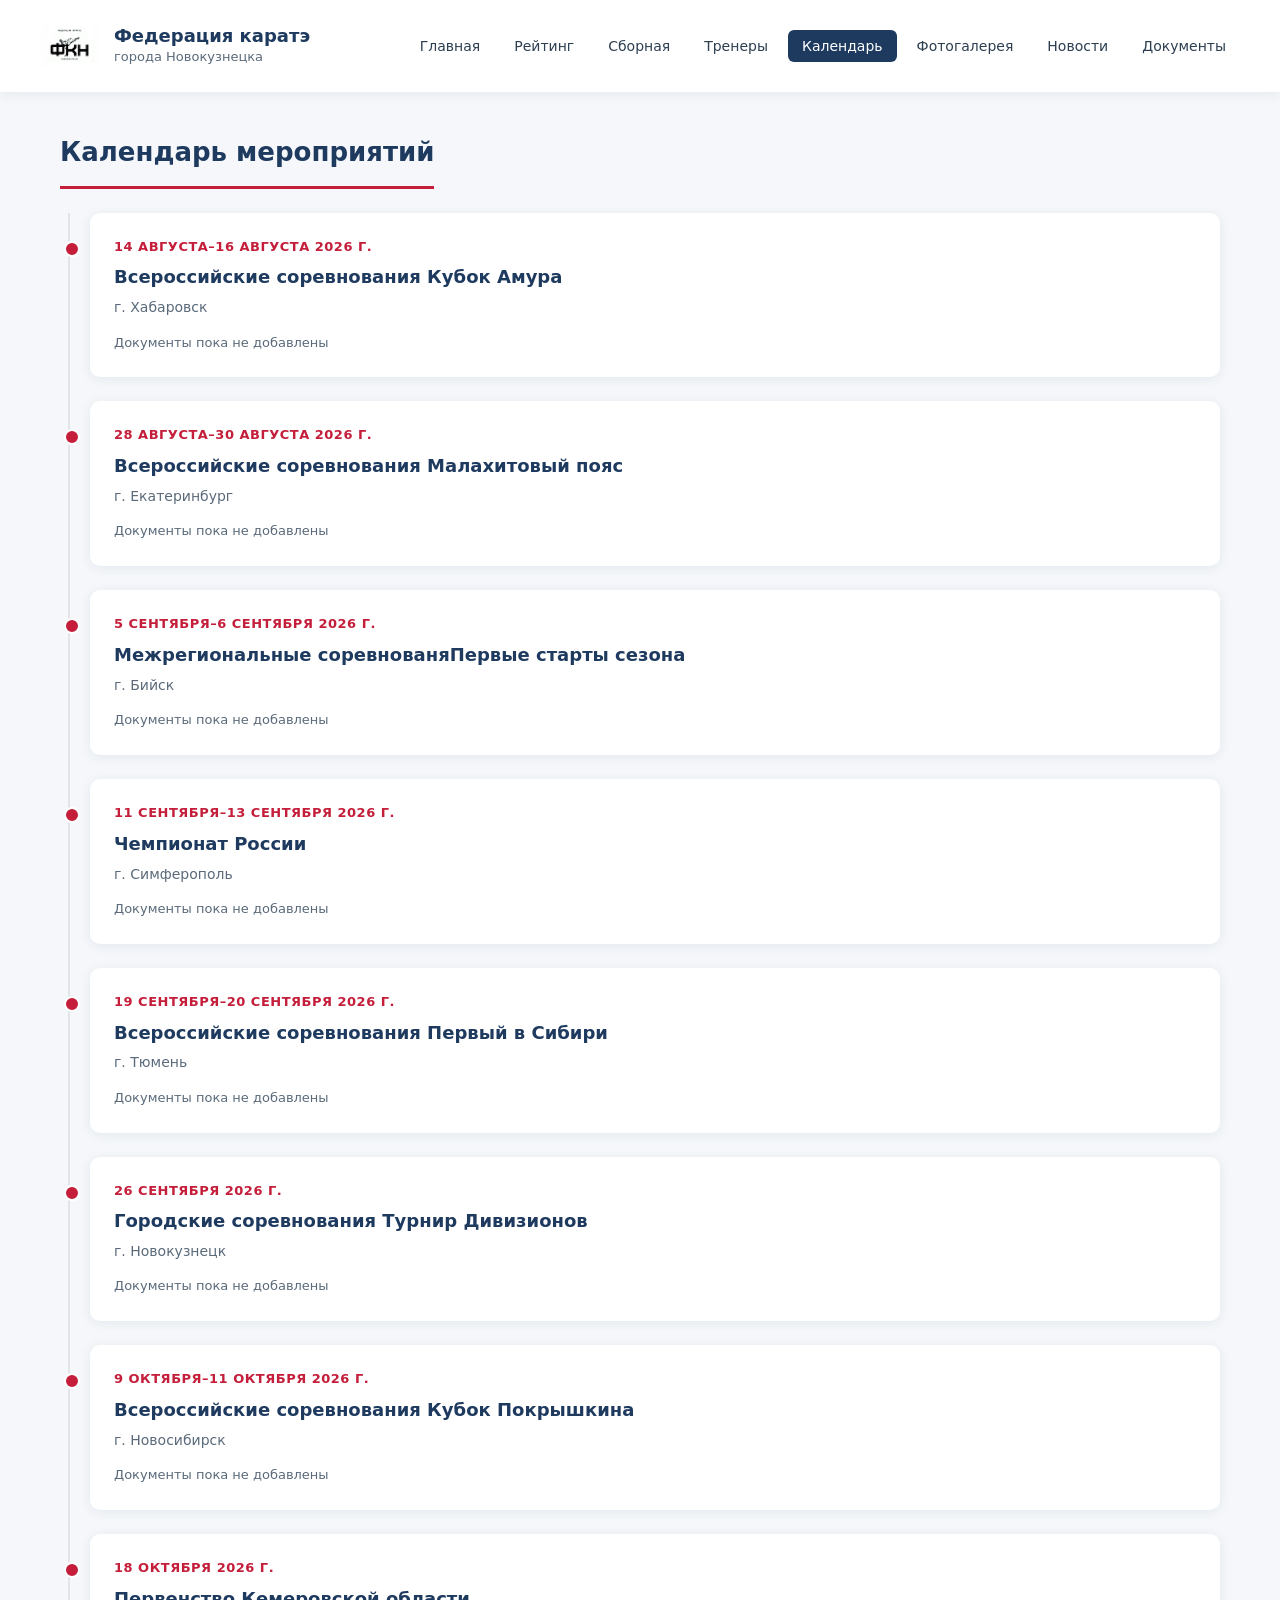
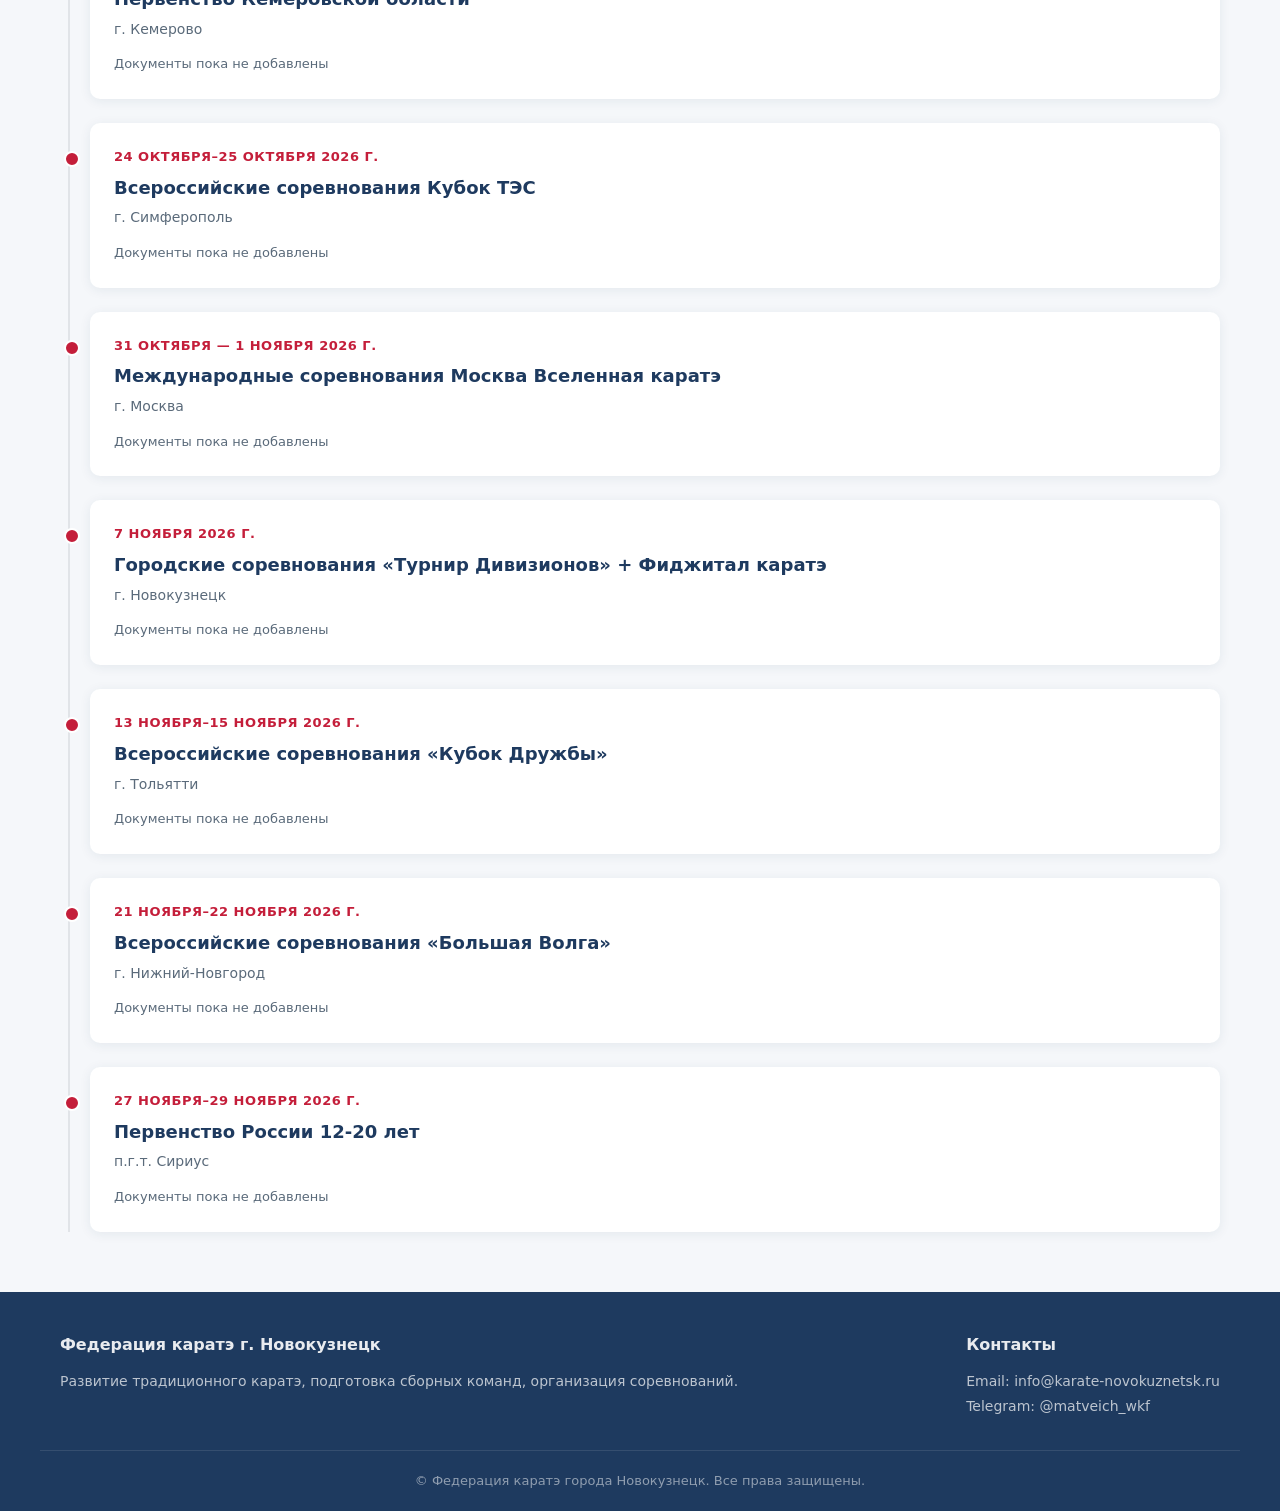
<file: calendar.html>
<!DOCTYPE html>
<html lang="ru">
<head>
  <meta charset="UTF-8">
  <meta name="viewport" content="width=device-width, initial-scale=1.0">
  <title>Календарь — Федерация каратэ г. Новокузнецк</title>
  <link rel="stylesheet" href="css/style.css">
</head>
<body>

<header>
  <div class="container header-inner">
    <div class="logo-area">
    <img src="./media/logo.png" alt="Логотип Федерации каратэ">
      <div class="logo-text">
        <h1>Федерация каратэ</h1>
        <span>города Новокузнецка</span>
      </div>
    </div>
    <button class="menu-toggle" onclick="document.querySelector('nav').classList.toggle('open')">☰ Меню</button>
    <nav>
      <ul>
        <li><a href="index.html">Главная</a></li>
        <li><a href="rating.html">Рейтинг</a></li>
        <li><a href="team.html">Сборная</a></li>
        <li><a href="coaches.html">Тренеры</a></li>
        <li><a href="calendar.html">Календарь</a></li>
        <li><a href="gallery.html">Фотогалерея</a></li>
        <li><a href="news.html">Новости</a></li>
        <li><a href="documents.html">Документы</a></li>
      </ul>
    </nav>
  </div>
</header>

  <main class="container">
    <h2 class="section-title">Календарь мероприятий</h2>
    <div id="calendar-content"><div class="loading">Загрузка календаря...</div></div>
  </main>

<footer>
  <div class="container footer-inner">
    <div class="footer-block">
      <h4>Федерация каратэ г. Новокузнецк</h4>
      <p>Развитие традиционного каратэ, подготовка сборных команд, организация соревнований.</p>
    </div>
    <div class="footer-block">
      <h4>Контакты</h4>
      <p>Email: info@karate-novokuznetsk.ru</p>
      <p>Telegram: <a href="https://t.me/matveich_wkf" target="_blank">@matveich_wkf</a></p>
    </div>
  </div>
  <div class="container copyright">
    © Федерация каратэ города Новокузнецк. Все права защищены.
  </div>
</footer>

  <script src="js/app.js?v=2"></script>
  <script>
    async function loadCalendar() {
      const data = await loadCSV('data/calendar.csv');
      const container = document.getElementById('calendar-content');
      if (!data.length) {
        container.innerHTML = '<div class="empty">Мероприятия пока не добавлены. Отредактируйте файл data/calendar.csv</div>';
        return;
      }
      data.sort((a,b) => parseDateRu(a.date) - parseDateRu(b.date));
      console.log('Calendar data:', data);
      container.innerHTML = '<div class="timeline">' + data.map((c, idx) => {
        let docs=[];
        const raw = (c.documents || '').trim();
        console.log('Row', idx, 'raw docs:', raw);
        if (raw && raw !== '[]') {
          try { docs = JSON.parse(raw); } catch(e) {
            console.error('JSON parse error row', idx, e, 'raw:', raw);
          }
        }
        return `<div class="timeline-item">
          <div class="timeline-date">${fmtDateRange(c.date)}</div>
          <h3>${c.title}</h3>
          <div class="location">${c.location || ''}</div>
          <div class="doc-list">
            ${docs.length ? docs.map(d => '<a class="doc-link" href="'+d.url+'" target="_blank" download>📄 '+d.name+'</a>').join('') : '<span style="font-size:13px;color:var(--text-light);">Документы пока не добавлены</span>'}
          </div>
        </div>`;
      }).join('') + '</div>';
    }
    loadCalendar();
  </script>
</body>
</html>
</file>
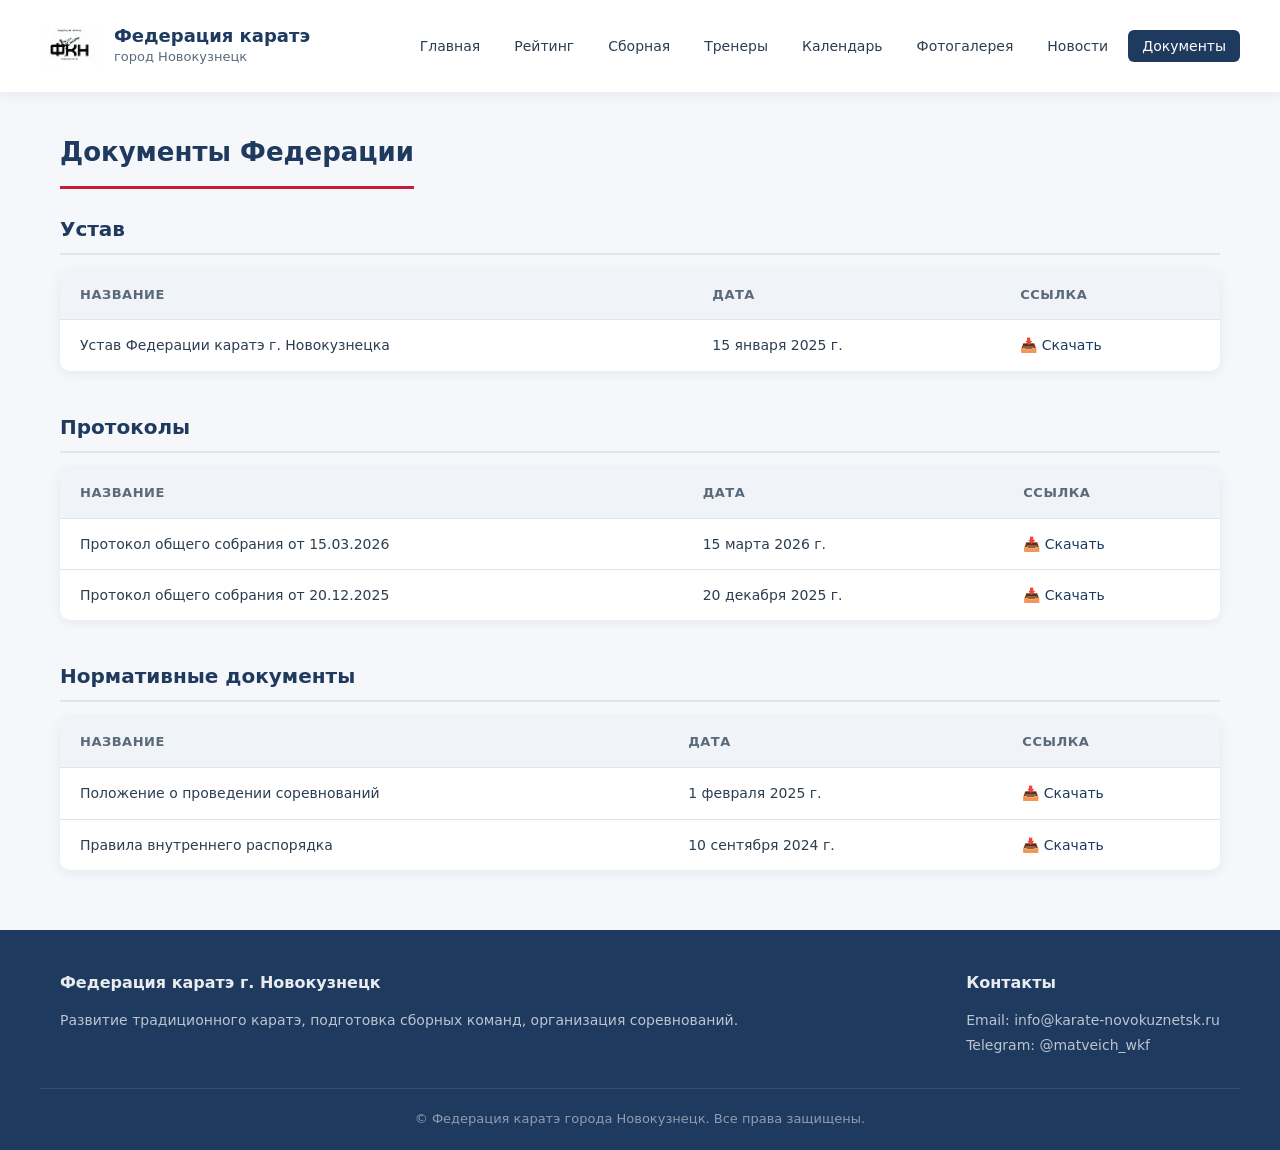
<file: documents.html>
<!DOCTYPE html>
<html lang="ru">
<head>
  <meta charset="UTF-8">
  <meta name="viewport" content="width=device-width, initial-scale=1.0">
  <title>Документы — Федерация каратэ г. Новокузнецк</title>
  <link rel="stylesheet" href="css/style.css">
</head>
<body>

<header>
  <div class="container header-inner">
    <div class="logo-area">
  <img src="./media/logo.png" alt="Логотип Федерации каратэ">
      <div class="logo-text">
        <h1>Федерация каратэ</h1>
        <span>город Новокузнецк</span>
      </div>
    </div>
    <button class="menu-toggle" onclick="document.querySelector('nav').classList.toggle('open')">☰ Меню</button>
    <nav>
      <ul>
        <li><a href="index.html">Главная</a></li>
        <li><a href="rating.html">Рейтинг</a></li>
        <li><a href="team.html">Сборная</a></li>
        <li><a href="coaches.html">Тренеры</a></li>
        <li><a href="calendar.html">Календарь</a></li>
        <li><a href="gallery.html">Фотогалерея</a></li>
        <li><a href="news.html">Новости</a></li>
        <li><a href="documents.html">Документы</a></li>
      </ul>
    </nav>
  </div>
</header>

  <main class="container">
    <h2 class="section-title">Документы Федерации</h2>
    <div id="docs-content"><div class="loading">Загрузка документов...</div></div>
  </main>

<footer>
  <div class="container footer-inner">
    <div class="footer-block">
      <h4>Федерация каратэ г. Новокузнецк</h4>
      <p>Развитие традиционного каратэ, подготовка сборных команд, организация соревнований.</p>
    </div>
    <div class="footer-block">
      <h4>Контакты</h4>
      <p>Email: info@karate-novokuznetsk.ru</p>
      <p>Telegram: <a href="https://t.me/matveich_wkf" target="_blank">@matveich_wkf</a></p>
    </div>
  </div>
  <div class="container copyright">
    © Федерация каратэ города Новокузнецк. Все права защищены.
  </div>
</footer>

  <script src="js/app.js?v=2"></script>
  <script>
    async function loadDocs() {
      const data = await loadCSV('data/documents.csv');
      const container = document.getElementById('docs-content');
      if (!data.length) {
        container.innerHTML = '<div class="empty">Документы пока не добавлены. Отредактируйте файл data/documents.csv</div>';
        return;
      }
      const cats = {};
      data.forEach(d => {
        const c = d.category || 'Разное';
        if (!cats[c]) cats[c] = [];
        cats[c].push(d);
      });
      let html = '';
      Object.keys(cats).forEach(cat => {
        html += `<div class="doc-category"><h3>${cat}</h3><div class="doc-table"><table>`;
        html += '<thead><tr><th>Название</th><th>Дата</th><th>Ссылка</th></tr></thead><tbody>';
        cats[cat].forEach(d => {
          html += `<tr>
            <td>${d.title}</td>
            <td>${d.date ? fmtDateRange(d.date) : '—'}</td>
            <td>${d.file_url ? '<a href="'+d.file_url+'" target="_blank" download>📥 Скачать</a>' : '—'}</td>
          </tr>`;
        });
        html += '</tbody></table></div></div>';
      });
      container.innerHTML = html;
    }
    loadDocs();
  </script>
</body>
</html>
</file>
<file: css/style.css>
:root {
  --primary: #1e3a5f;
  --accent: #c41e3a;
  --bg: #f5f7fa;
  --card: #ffffff;
  --text: #2c3e50;
  --text-light: #5a6a7a;
  --border: #e1e4e8;
  --shadow: 0 2px 12px rgba(30,58,95,0.08);
  --radius: 10px;
}
* { box-sizing: border-box; margin: 0; padding: 0; }
body {
  font-family: 'Segoe UI', system-ui, -apple-system, sans-serif;
  background: var(--bg);
  color: var(--text);
  line-height: 1.6;
}
.container { max-width: 1200px; margin: 0 auto; padding: 0 20px; }

header {
  background: var(--card);
  box-shadow: var(--shadow);
  position: sticky;
  top: 0;
  z-index: 100;
}
.header-inner {
  display: flex;
  align-items: center;
  justify-content: space-between;
  padding: 16px 0;
  flex-wrap: wrap;
  gap: 12px;
}
.logo-area { display: flex; align-items: center; gap: 14px; }
.logo-area img {
  width: 60px;
  height: 60px;
  object-fit: contain;
  border-radius: var(--radius);
  flex-shrink: 0;
}
.logo-placeholder {
  width: 60px; height: 60px; background: var(--primary); color: #fff;
  display: flex; align-items: center; justify-content: center;
  border-radius: var(--radius); font-size: 10px; text-align: center;
  line-height: 1.2; font-weight: 600;
}
.logo-text h1 { font-size: 18px; color: var(--primary); line-height: 1.3; }
.logo-text span { font-size: 13px; color: var(--text-light); display: block; }

nav ul { display: flex; list-style: none; gap: 6px; flex-wrap: wrap; }
nav a {
  text-decoration: none; color: var(--text); font-weight: 500; font-size: 14px;
  padding: 8px 14px; border-radius: 6px; transition: all .2s;
}
nav a:hover, nav a.active { background: var(--primary); color: #fff; }

.menu-toggle {
  display: none; background: var(--primary); color: #fff; border: none;
  padding: 10px 14px; border-radius: 6px; cursor: pointer; font-size: 14px;
}
@media (max-width: 900px) {
  .menu-toggle { display: block; }
  nav { width: 100%; display: none; }
  nav.open { display: block; }
  nav ul { flex-direction: column; gap: 4px; margin-top: 10px; }
  nav a { display: block; }
}

.hero {
  background: linear-gradient(135deg, var(--primary) 0%, #2c5282 100%);
  color: #fff; padding: 60px 0; text-align: center;
}
.hero h2 { font-size: 32px; margin-bottom: 12px; font-weight: 700; }
.hero p { font-size: 17px; opacity: 0.9; max-width: 700px; margin: 0 auto; }

.president-section {
  background: var(--card); margin: 40px 0; padding: 40px;
  border-radius: var(--radius); box-shadow: var(--shadow);
  display: flex; gap: 40px; align-items: flex-start; flex-wrap: wrap;
}
.president-section > img {
  width: 220px;
  height: 280px;
  object-fit: cover;
  border-radius: var(--radius);
  flex-shrink: 0;
}
.president-photo {
  width: 220px; height: 280px; object-fit: cover; border-radius: var(--radius);
  flex-shrink: 0; background: var(--border);
  display: flex; align-items: center; justify-content: center;
  color: var(--text-light); font-size: 14px;
}
.president-text h3 { font-size: 22px; color: var(--primary); margin-bottom: 8px; }
.president-text .role { color: var(--accent); font-weight: 600; margin-bottom: 20px; display: block; }
.president-text p { color: var(--text-light); margin-bottom: 12px; }

.section-title {
  font-size: 26px; color: var(--primary); margin: 40px 0 24px;
  padding-bottom: 12px; border-bottom: 3px solid var(--accent); display: inline-block;
}

.cards-grid {
  display: grid; grid-template-columns: repeat(auto-fill, minmax(300px, 1fr)); gap: 24px; margin-bottom: 40px;
}
.card {
  background: var(--card); border-radius: var(--radius); box-shadow: var(--shadow);
  overflow: hidden; transition: transform .2s, box-shadow .2s;
}
.card:hover { transform: translateY(-4px); box-shadow: 0 8px 24px rgba(30,58,95,0.12); }
.card-photo {
  width: 100%; height: 220px; object-fit: cover; background: var(--border);
  display: flex; align-items: center; justify-content: center;
  color: var(--text-light); font-size: 13px;
}
.card-body { padding: 20px; }
.card-body h3 { font-size: 18px; color: var(--primary); margin-bottom: 6px; }
.card-body .meta { font-size: 13px; color: var(--text-light); margin-bottom: 12px; }
.card-body .badge {
  display: inline-block; background: #eef2f7; color: var(--primary);
  padding: 4px 10px; border-radius: 20px; font-size: 12px; font-weight: 600; margin-bottom: 10px;
}
.card-body p { font-size: 14px; color: var(--text-light); margin-bottom: 8px; }

.age-group { margin-bottom: 40px; }
.age-group h3 {
  font-size: 20px; color: var(--primary); margin-bottom: 16px;
  padding-left: 12px; border-left: 4px solid var(--accent);
}

.timeline { position: relative; padding-left: 30px; }
.timeline::before {
  content: ''; position: absolute; left: 8px; top: 0; bottom: 0;
  width: 2px; background: var(--border);
}
.timeline-item {
  position: relative; margin-bottom: 24px; background: var(--card);
  padding: 24px; border-radius: var(--radius); box-shadow: var(--shadow);
}
.timeline-item::before {
  content: ''; position: absolute; left: -26px; top: 28px;
  width: 12px; height: 12px; background: var(--accent);
  border-radius: 50%; border: 2px solid var(--card);
}
.timeline-date {
  font-size: 13px; color: var(--accent); font-weight: 700;
  margin-bottom: 6px; text-transform: uppercase; letter-spacing: 0.5px;
}
.timeline-item h3 { font-size: 18px; color: var(--primary); margin-bottom: 4px; }
.timeline-item .location { font-size: 14px; color: var(--text-light); margin-bottom: 14px; }
.doc-list { display: flex; flex-wrap: wrap; gap: 8px; }
.doc-link {
  display: inline-flex; align-items: center; gap: 6px;
  padding: 6px 12px; background: #eef2f7; color: var(--primary);
  text-decoration: none; border-radius: 6px; font-size: 13px; font-weight: 500;
  transition: background .2s;
}
.doc-link:hover { background: var(--primary); color: #fff; }

.news-list { display: flex; flex-direction: column; gap: 20px; }
.news-item {
  background: var(--card); padding: 28px; border-radius: var(--radius);
  box-shadow: var(--shadow); display: flex; gap: 24px; flex-wrap: wrap;
}
.news-image {
  width: 200px; height: 150px; object-fit: cover; border-radius: var(--radius);
  flex-shrink: 0; background: var(--border);
  display: flex; align-items: center; justify-content: center;
  color: var(--text-light); font-size: 13px;
}
.news-content h3 { font-size: 18px; color: var(--primary); margin-bottom: 6px; }
.news-content .date { font-size: 12px; color: var(--text-light); margin-bottom: 10px; }
.news-content p { font-size: 15px; color: var(--text-light); }

.gallery-grid {
  display: grid; grid-template-columns: repeat(auto-fill, minmax(280px, 1fr)); gap: 24px;
}
.gallery-card {
  background: var(--card); border-radius: var(--radius); box-shadow: var(--shadow); overflow: hidden;
}
.gallery-preview {
  display: grid; grid-template-columns: 1fr 1fr; gap: 2px; height: 200px;
}
.gallery-preview img { width: 100%; height: 100%; object-fit: cover; }
.gallery-preview .more {
  background: rgba(30,58,95,0.7); color: #fff;
  display: flex; align-items: center; justify-content: center;
  font-size: 18px; font-weight: 700;
}
.gallery-info { padding: 16px 20px; }
.gallery-info h3 { font-size: 16px; color: var(--primary); margin-bottom: 4px; }
.gallery-info .date { font-size: 12px; color: var(--text-light); margin-bottom: 10px; }
.gallery-links { display: flex; gap: 10px; flex-wrap: wrap; }
.gallery-links a { font-size: 13px; color: var(--accent); text-decoration: none; font-weight: 600; }
.gallery-links a:hover { text-decoration: underline; }

.doc-category { margin-bottom: 40px; }
.doc-category h3 {
  font-size: 20px; color: var(--primary); margin-bottom: 16px;
  padding-bottom: 8px; border-bottom: 2px solid var(--border);
}
.doc-table {
  width: 100%; background: var(--card); border-radius: var(--radius);
  box-shadow: var(--shadow); overflow: hidden;
}
.doc-table table { width: 100%; border-collapse: collapse; }
.doc-table th {
  background: #f0f3f7; text-align: left; padding: 14px 20px;
  font-size: 13px; color: var(--text-light); font-weight: 600;
  text-transform: uppercase; letter-spacing: 0.5px;
}
.doc-table td { padding: 14px 20px; border-top: 1px solid var(--border); font-size: 14px; }
.doc-table tr:hover td { background: #fafbfc; }
.doc-table a { color: var(--primary); text-decoration: none; font-weight: 500; }
.doc-table a:hover { color: var(--accent); }

footer {
  background: var(--primary); color: #fff; padding: 40px 0 20px; margin-top: 60px;
}
.footer-inner {
  display: flex; justify-content: space-between; align-items: flex-start;
  flex-wrap: wrap; gap: 30px; margin-bottom: 30px;
}
.footer-block h4 { font-size: 16px; margin-bottom: 12px; opacity: 0.9; }
.footer-block p, .footer-block a {
  font-size: 14px; color: rgba(255,255,255,0.7); text-decoration: none; line-height: 1.8;
}
.footer-block a:hover { color: #fff; }
.copyright {
  text-align: center; padding-top: 20px;
  border-top: 1px solid rgba(255,255,255,0.1);
  font-size: 13px; color: rgba(255,255,255,0.5);
}

.loading { text-align: center; padding: 40px; color: var(--text-light); }
.empty {
  text-align: center; padding: 40px; color: var(--text-light);
  background: var(--card); border-radius: var(--radius); box-shadow: var(--shadow);
}


/* Modal */
.modal-overlay {
  display: none;
  position: fixed;
  inset: 0;
  background: rgba(0,0,0,0.6);
  z-index: 200;
  align-items: center;
  justify-content: center;
  padding: 20px;
}
.modal-overlay.active {
  display: flex;
}
.modal-box {
  background: var(--card);
  border-radius: var(--radius);
  box-shadow: 0 20px 60px rgba(0,0,0,0.3);
  max-width: 700px;
  width: 100%;
  max-height: 90vh;
  overflow-y: auto;
  position: relative;
  animation: modalIn 0.25s ease;
}
@keyframes modalIn {
  from { opacity: 0; transform: translateY(20px); }
  to { opacity: 1; transform: translateY(0); }
}
.modal-close {
  position: absolute;
  top: 14px;
  right: 18px;
  background: none;
  border: none;
  font-size: 28px;
  color: var(--text-light);
  cursor: pointer;
  line-height: 1;
  z-index: 10;
}
.modal-close:hover {
  color: var(--accent);
}
.modal-image {
  width: 100%;
  height: 300px;
  object-fit: cover;
  background: var(--border);
  display: flex;
  align-items: center;
  justify-content: center;
  color: var(--text-light);
  font-size: 14px;
}
.modal-image img {
  width: 100%;
  height: 100%;
  object-fit: cover;
}
.modal-body {
  padding: 28px 32px 32px;
}
.modal-body .date {
  font-size: 13px;
  color: var(--accent);
  font-weight: 600;
  margin-bottom: 8px;
  text-transform: uppercase;
  letter-spacing: 0.5px;
}
.modal-body h2 {
  font-size: 22px;
  color: var(--primary);
  margin-bottom: 16px;
  line-height: 1.3;
}
.modal-body p {
  font-size: 15px;
  color: var(--text-light);
  line-height: 1.7;
  white-space: pre-line;
}

/* Clickable news */
.news-item {
  cursor: pointer;
  transition: transform 0.15s, box-shadow 0.15s;
}
.news-item:hover {
  transform: translateY(-2px);
  box-shadow: 0 6px 20px rgba(30,58,95,0.12);
}

@media (max-width: 768px) {
  .hero h2 { font-size: 24px; }
  .president-section { padding: 24px; }
  .president-section > img { width: 100%; height: 300px; }
  .president-photo { width: 100%; height: 300px; }
  .news-image { width: 100%; height: 180px; }
  .cards-grid { grid-template-columns: 1fr; }
  .gallery-preview { height: 160px; }
  .doc-table th, .doc-table td { padding: 10px 14px; font-size: 13px; }
  .logo-area img { width: 50px; height: 50px; }
}
</file>
